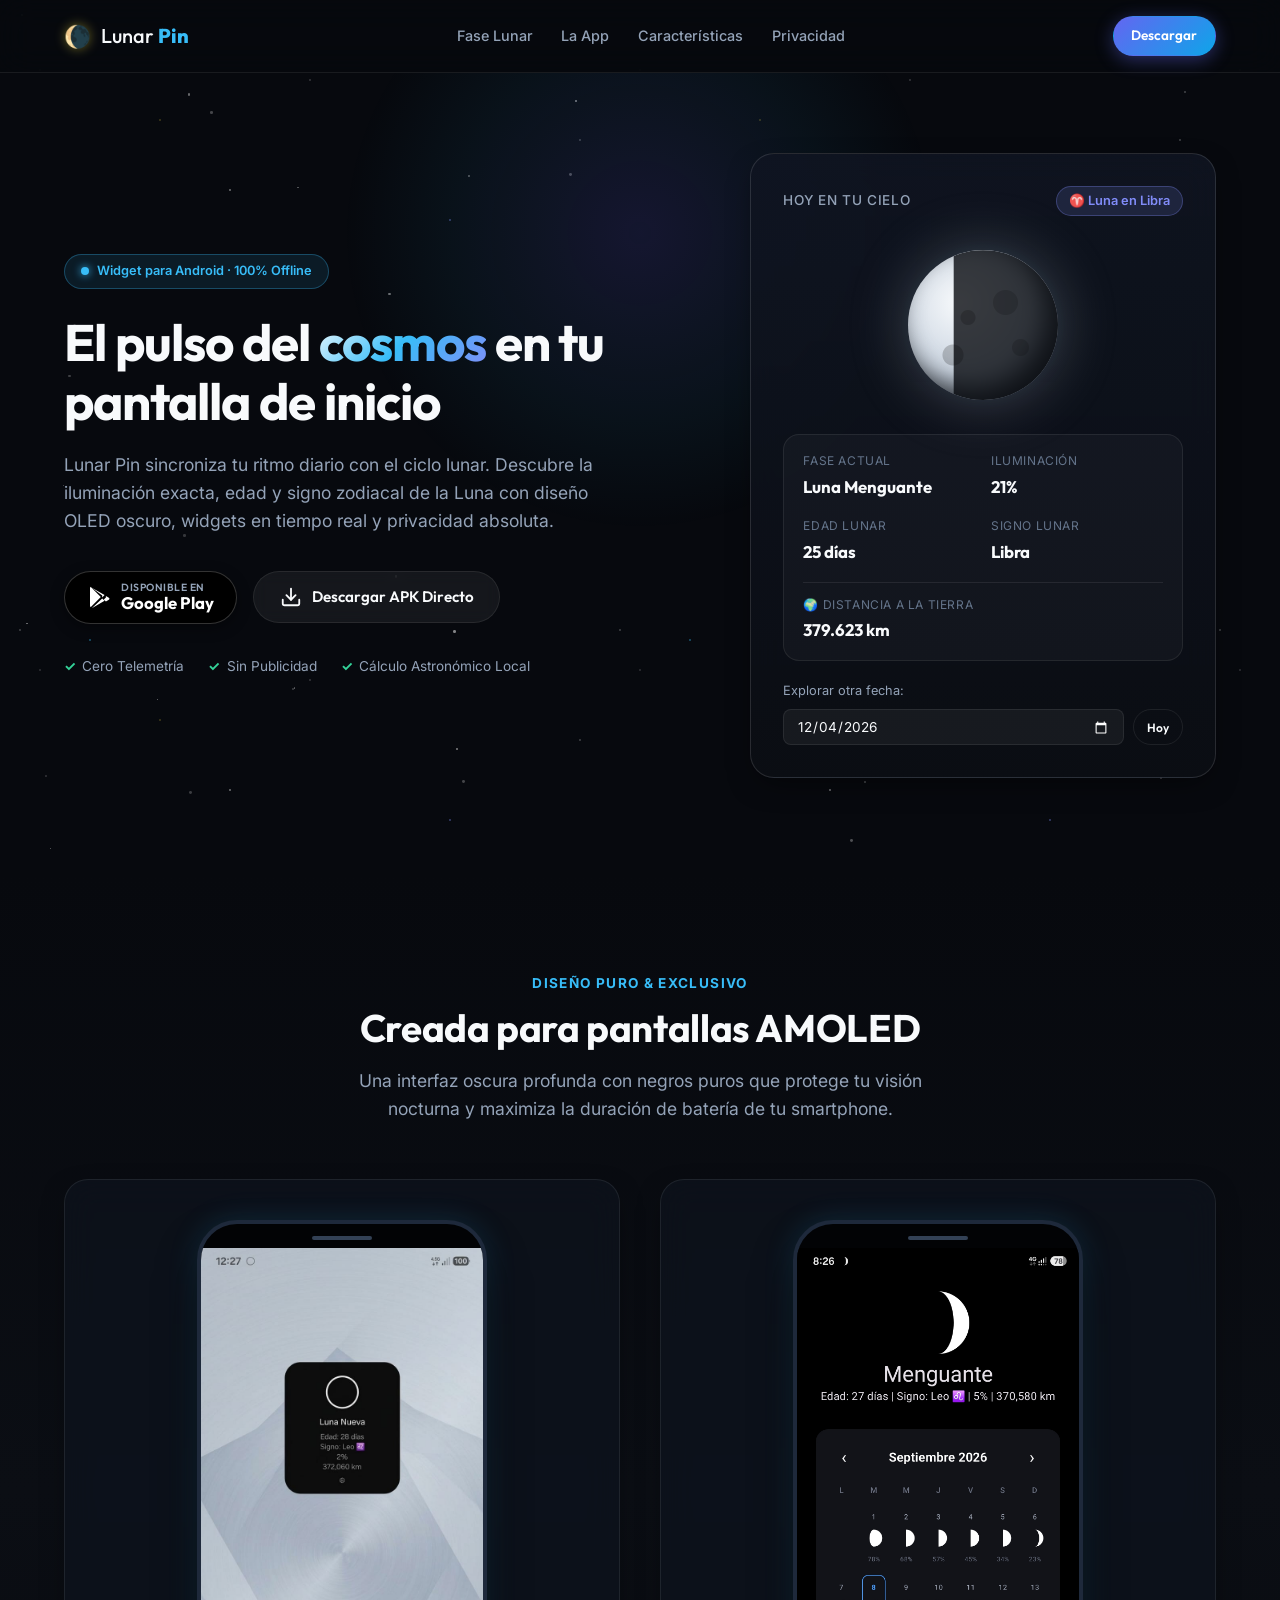
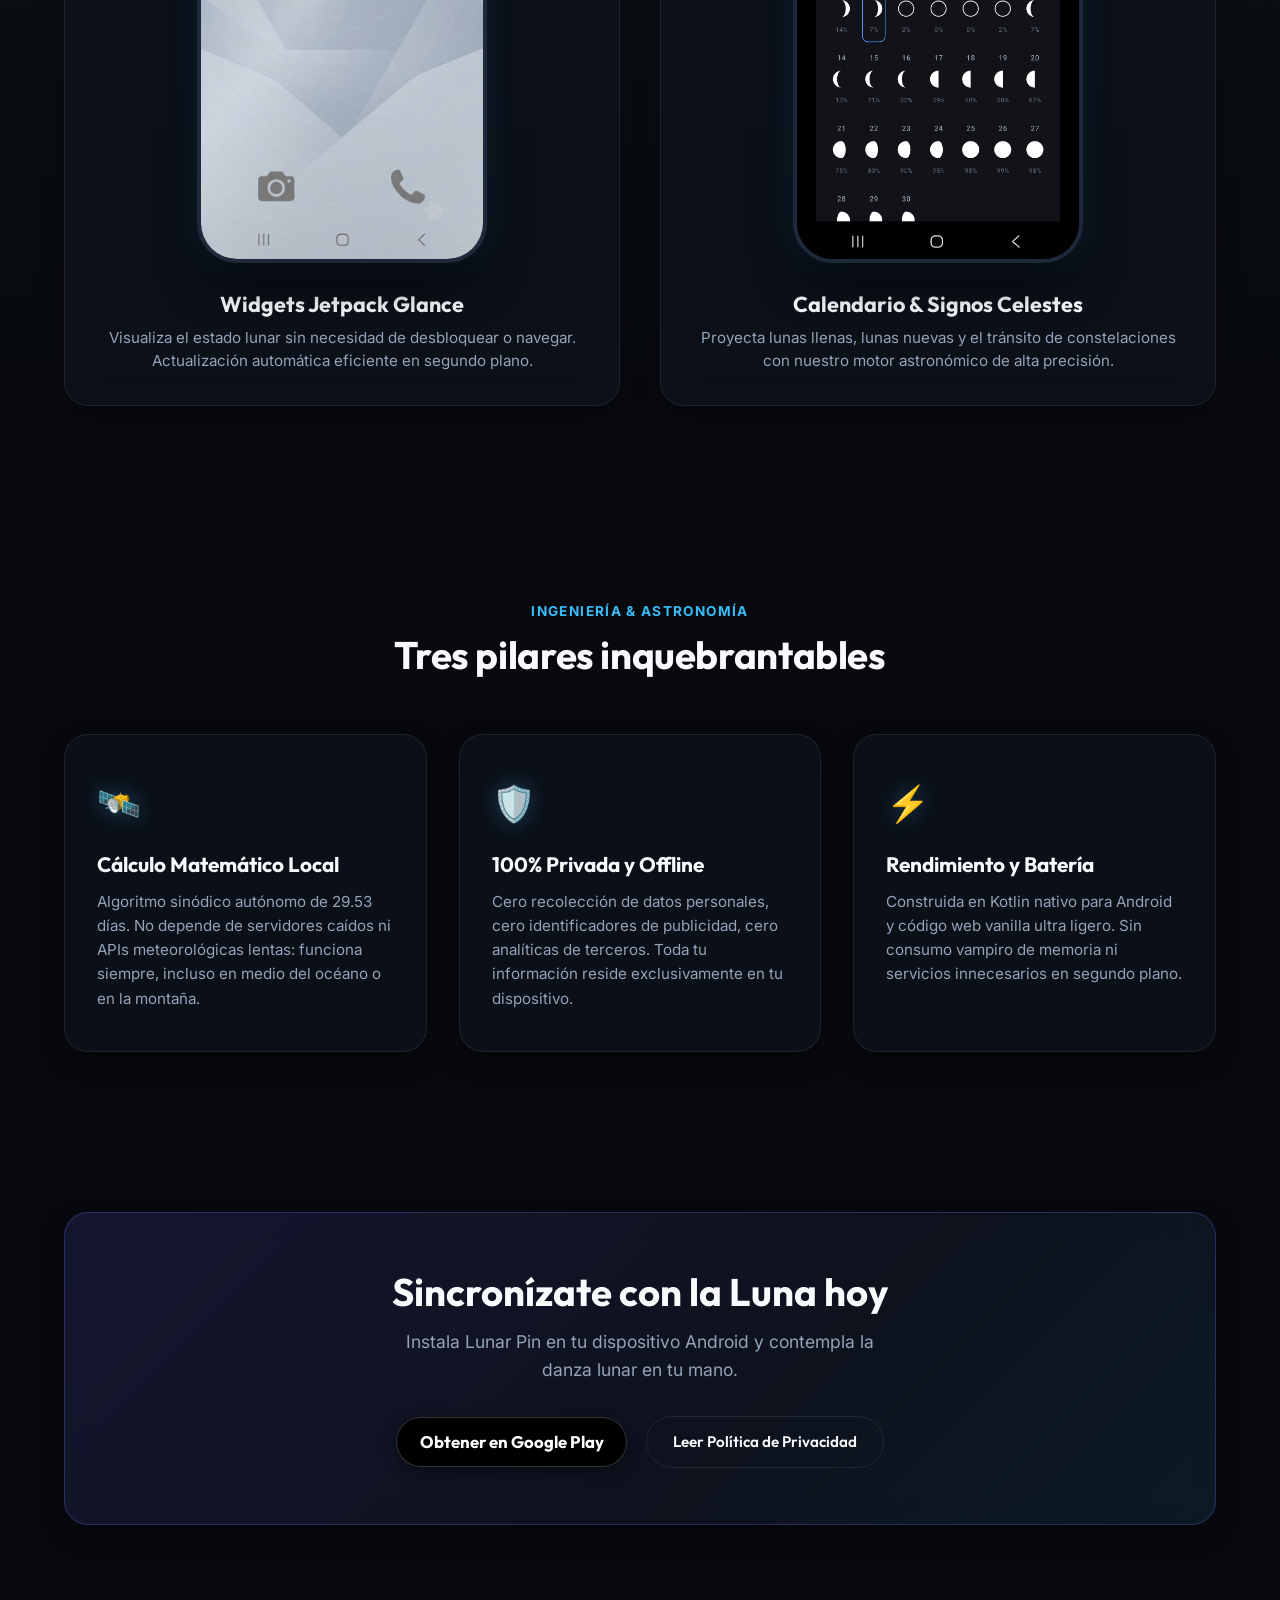
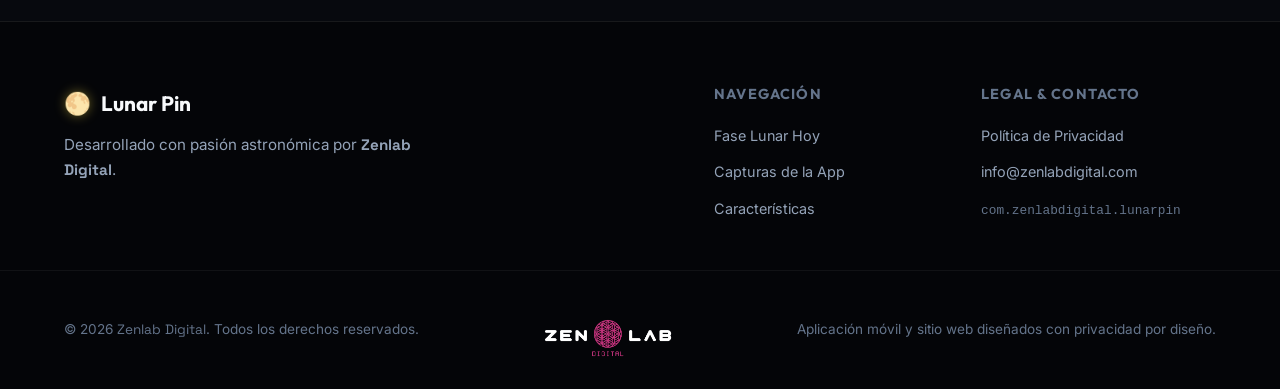
<file: index.html>
<!DOCTYPE html>
<html lang="es">
<head>
  <meta charset="UTF-8">
  <meta name="viewport" content="width=device-width, initial-scale=1.0">
  <meta name="description" content="Lunar Pin - El pulso del cosmos en tu pantalla de inicio. Widget astronómico elegante, preciso y 100% privado para Android.">
  <meta name="author" content="Zenlab Digital">
  <meta name="theme-color" content="#07090e">
  <link rel="canonical" href="https://zen-lab-digital.github.io/lunarpin/">

  <!-- Open Graph / Redes Sociales -->
  <meta property="og:type" content="website">
  <meta property="og:url" content="https://zen-lab-digital.github.io/lunarpin/">
  <meta property="og:title" content="Lunar Pin — Calendario y Widget Lunar Astronómico">
  <meta property="og:description" content="Conoce la fase lunar en tiempo real, iluminación exacta, edad y signo zodiacal con un widget minimalista para Android. 100% offline y privado.">
  <meta property="og:image" content="Screenshot_20260908_193459_LunarPin.jpg">

  <title>Lunar Pin — Calendario y Widget Lunar Astronómico</title>

  <!-- Google Fonts: Outfit & Inter -->
  <link rel="preconnect" href="https://fonts.googleapis.com">
  <link rel="preconnect" href="https://fonts.gstatic.com" crossorigin>
  <link href="https://fonts.googleapis.com/css2?family=Inter:wght@300;400;500;600;700&family=Outfit:wght@400;500;600;700;800&family=Space+Grotesk:wght@500;600;700&display=swap" rel="stylesheet">

  <!-- Estilos principales -->
  <link rel="stylesheet" href="css/style.css">
</head>
<body class="space-theme">
  <!-- Fondo de estrellas dinámicas -->
  <div class="stars-container" id="starsContainer" aria-hidden="true"></div>

  <!-- Navegación superior -->
  <header class="navbar" id="navbar">
    <div class="nav-container">
      <a href="index.html" class="nav-brand" aria-label="Lunar Pin Inicio">
        <span class="brand-moon-icon" id="navMoonIcon">🌕</span>
        <span class="brand-name">Lunar <strong>Pin</strong></span>
      </a>

      <nav class="nav-menu" id="navMenu">
        <a href="#hero" class="nav-link">Fase Lunar</a>
        <a href="#showcase" class="nav-link">La App</a>
        <a href="#features" class="nav-link">Características</a>
        <a href="privacy.html" class="nav-link">Privacidad</a>
      </nav>

      <div class="nav-cta">
        <a href="#download" class="btn btn-sm btn-primary">Descargar</a>
      </div>
    </div>
  </header>

  <main>
    <!-- Sección Hero -->
    <section class="hero-section" id="hero">
      <div class="hero-glow-orb" aria-hidden="true"></div>
      <div class="container hero-grid">
        <div class="hero-content">
          <div class="badge-pill">
            <span class="badge-dot"></span>
            <span>Widget para Android · 100% Offline</span>
          </div>

          <h1 class="hero-title">
            El pulso del <span class="gradient-text">cosmos</span> en tu pantalla de inicio
          </h1>

          <p class="hero-subtitle">
            Lunar Pin sincroniza tu ritmo diario con el ciclo lunar. Descubre la iluminación exacta, edad y signo zodiacal de la Luna con diseño OLED oscuro, widgets en tiempo real y privacidad absoluta.
          </p>

          <div class="hero-actions" id="download">
            <a href="https://play.google.com/store/apps/details?id=com.zenlabdigital.lunarpin" target="_blank" rel="noopener noreferrer" class="btn btn-google-play" id="googlePlayCta">
              <svg class="btn-icon" viewBox="0 0 24 24" width="24" height="24" fill="currentColor">
                <path d="M3.609 1.814L13.793 12 3.61 22.186A2.217 2.217 0 0 1 3 20.615V3.385c0-.606.223-1.162.609-1.571zm11.602 11.602l2.361 2.361-12.78 7.373 10.419-9.734zm0-2.832L4.792 2.651l12.78 7.373-2.361 2.36zM18.89 10.98l2.946 1.701a1.218 1.218 0 0 1 0 2.11l-2.946 1.7-2.078-2.077 2.078-2.034z"/>
              </svg>
              <div class="btn-text">
                <span class="btn-caption">Disponible en</span>
                <span class="btn-headline">Google Play</span>
              </div>
            </a>

            <a href="app-debug/app-debug.apk" download class="btn btn-secondary" id="apkDownloadCta">
              <svg class="btn-icon" viewBox="0 0 24 24" width="22" height="22" fill="none" stroke="currentColor" stroke-width="2" stroke-linecap="round" stroke-linejoin="round">
                <path d="M21 15v4a2 2 0 0 1-2 2H5a2 2 0 0 1-2-2v-4"></path>
                <polyline points="7 10 12 15 17 10"></polyline>
                <line x1="12" y1="15" x2="12" y2="3"></line>
              </svg>
              <span>Descargar APK Directo</span>
            </a>
          </div>

          <div class="hero-meta-points">
            <div class="meta-point">
              <span class="check-icon">✓</span>
              <span>Cero Telemetría</span>
            </div>
            <div class="meta-point">
              <span class="check-icon">✓</span>
              <span>Sin Publicidad</span>
            </div>
            <div class="meta-point">
              <span class="check-icon">✓</span>
              <span>Cálculo Astronómico Local</span>
            </div>
          </div>
        </div>

        <!-- Visualizador interactivo de Luna en Hero -->
        <div class="hero-lunar-display">
          <div class="lunar-card glass-panel" id="lunarWidgetCard">
            <div class="lunar-header">
              <span class="lunar-tag" id="lunarTagDate">Hoy en tu cielo</span>
              <span class="lunar-zodiac-badge" id="lunarZodiacBadge">♈ Aries</span>
            </div>

            <div class="lunar-orb-container">
              <div class="lunar-glow" id="lunarGlow"></div>
              <div class="lunar-sphere" id="lunarSphere" aria-label="Visualización de la Luna">
                <div class="lunar-shadow" id="lunarShadow"></div>
                <div class="lunar-texture" id="lunarTexture"></div>
              </div>
            </div>

            <div class="lunar-info-grid">
              <div class="lunar-info-item">
                <span class="info-label">Fase Actual</span>
                <strong class="info-value" id="lunarPhaseName">Cargando...</strong>
              </div>
              <div class="lunar-info-item">
                <span class="info-label">Iluminación</span>
                <strong class="info-value" id="lunarIllumination">--%</strong>
              </div>
              <div class="lunar-info-item">
                <span class="info-label">Edad Lunar</span>
                <strong class="info-value" id="lunarAge">-- días</strong>
              </div>
              <div class="lunar-info-item">
                <span class="info-label">Signo Lunar</span>
                <strong class="info-value" id="lunarZodiac">--</strong>
              </div>
              <div class="lunar-info-item lunar-info-item--wide">
                <span class="info-label">🌍 Distancia a la Tierra</span>
                <strong class="info-value" id="lunarDistance">-- km</strong>
              </div>
            </div>

            <div class="lunar-date-picker-wrap">
              <label for="lunarDateInput" class="date-picker-label">Explorar otra fecha:</label>
              <div class="date-input-group">
                <input type="date" id="lunarDateInput" class="input-date">
                <button type="button" id="btnToday" class="btn btn-xs btn-outline">Hoy</button>
              </div>
            </div>
          </div>
        </div>
      </div>
    </section>

    <!-- Sección Showcase con Capturas Reales -->
    <section class="showcase-section" id="showcase">
      <div class="container">
        <div class="section-heading text-center">
          <span class="subheading">Diseño Puro & Exclusivo</span>
          <h2 class="section-title">Creada para pantallas AMOLED</h2>
          <p class="section-lead">
            Una interfaz oscura profunda con negros puros que protege tu visión nocturna y maximiza la duración de batería de tu smartphone.
          </p>
        </div>

        <div class="showcase-grid">
          <!-- Mockup 1: Pantalla Principal y Widgets -->
          <div class="mockup-card glass-panel">
            <div class="phone-frame">
              <div class="phone-speaker"></div>
              <div class="phone-screen">
                <img src="Screenshot_20260908_193459_LunarPin.jpg" alt="Captura de pantalla de Lunar Pin mostrando fase lunar y widgets Glance" class="app-screenshot" loading="lazy">
              </div>
            </div>
            <div class="mockup-caption">
              <h3>Widgets Jetpack Glance</h3>
              <p>Visualiza el estado lunar sin necesidad de desbloquear o navegar. Actualización automática eficiente en segundo plano.</p>
            </div>
          </div>

          <!-- Mockup 2: Calendario y Signo Lunar -->
          <div class="mockup-card glass-panel">
            <div class="phone-frame">
              <div class="phone-speaker"></div>
              <div class="phone-screen">
                <img src="Screenshot_20260908_202615_LunarPin.jpg" alt="Captura de pantalla de Lunar Pin con calendario astronómico y eventos celestes" class="app-screenshot" loading="lazy">
              </div>
            </div>
            <div class="mockup-caption">
              <h3>Calendario & Signos Celestes</h3>
              <p>Proyecta lunas llenas, lunas nuevas y el tránsito de constelaciones con nuestro motor astronómico de alta precisión.</p>
            </div>
          </div>
        </div>
      </div>
    </section>

    <!-- Sección Características -->
    <section class="features-section" id="features">
      <div class="container">
        <div class="section-heading text-center">
          <span class="subheading">Ingeniería & Astronomía</span>
          <h2 class="section-title">Tres pilares inquebrantables</h2>
        </div>

        <div class="features-grid">
          <div class="feature-card glass-panel">
            <div class="feature-icon">🛰️</div>
            <h3>Cálculo Matemático Local</h3>
            <p>Algoritmo sinódico autónomo de 29.53 días. No depende de servidores caídos ni APIs meteorológicas lentas: funciona siempre, incluso en medio del océano o en la montaña.</p>
          </div>

          <div class="feature-card glass-panel">
            <div class="feature-icon">🛡️</div>
            <h3>100% Privada y Offline</h3>
            <p>Cero recolección de datos personales, cero identificadores de publicidad, cero analíticas de terceros. Toda tu información reside exclusivamente en tu dispositivo.</p>
          </div>

          <div class="feature-card glass-panel">
            <div class="feature-icon">⚡</div>
            <h3>Rendimiento y Batería</h3>
            <p>Construida en Kotlin nativo para Android y código web vanilla ultra ligero. Sin consumo vampiro de memoria ni servicios innecesarios en segundo plano.</p>
          </div>
        </div>
      </div>
    </section>

    <!-- Banner de llamada a la acción final -->
    <section class="cta-banner-section">
      <div class="container">
        <div class="cta-box glass-panel">
          <h2>Sincronízate con la Luna hoy</h2>
          <p>Instala Lunar Pin en tu dispositivo Android y contempla la danza lunar en tu mano.</p>
          <div class="cta-buttons">
            <a href="https://play.google.com/store/apps/details?id=com.zenlabdigital.lunarpin" target="_blank" rel="noopener noreferrer" class="btn btn-google-play">
              <span class="btn-headline">Obtener en Google Play</span>
            </a>
            <a href="privacy.html" class="btn btn-outline">Leer Política de Privacidad</a>
          </div>
        </div>
      </div>
    </section>
  </main>

  <!-- Footer -->
  <footer class="footer zenlab-brand">
    <div class="container footer-content">
      <div class="footer-brand">
        <div class="footer-logo">
          <span class="brand-moon-icon">🌕</span>
          <span>Lunar Pin</span>
        </div>
        <p class="footer-desc">Desarrollado con pasión astronómica por <a href="https://zenlabdigital.com" target="_blank" rel="noopener noreferrer" class="zenlab-brand-link"><strong>Zenlab Digital</strong></a>.</p>
      </div>

      <div class="footer-links">
        <div class="footer-col">
          <h4>Navegación</h4>
          <ul>
            <li><a href="#hero">Fase Lunar Hoy</a></li>
            <li><a href="#showcase">Capturas de la App</a></li>
            <li><a href="#features">Características</a></li>
          </ul>
        </div>

        <div class="footer-col">
          <h4>Legal & Contacto</h4>
          <ul>
            <li><a href="privacy.html">Política de Privacidad</a></li>
            <li><a href="mailto:info@zenlabdigital.com">info@zenlabdigital.com</a></li>
            <li><span class="pkg-id">com.zenlabdigital.lunarpin</span></li>
          </ul>
        </div>
      </div>
    </div>

    <div class="footer-bottom">
      <div class="container footer-bottom-flex">
        <p>&copy; 2026 <a href="https://zenlabdigital.com" target="_blank" rel="noopener noreferrer" class="zenlab-brand-link">Zenlab Digital</a>. Todos los derechos reservados.</p>
        <a href="https://zenlabdigital.com" target="_blank" rel="noopener noreferrer" class="zenlab-badge" aria-label="Zenlab Digital">
          <img src="assets/brand/zenlab-mark.png" alt="Zenlab Digital" class="zenlab-badge-mark">
        </a>
        <p>Aplicación móvil y sitio web diseñados con privacidad por diseño.</p>
      </div>
    </div>
  </footer>

  <!-- Scripts -->
  <script src="js/main.js"></script>
</body>
</html>
</file>
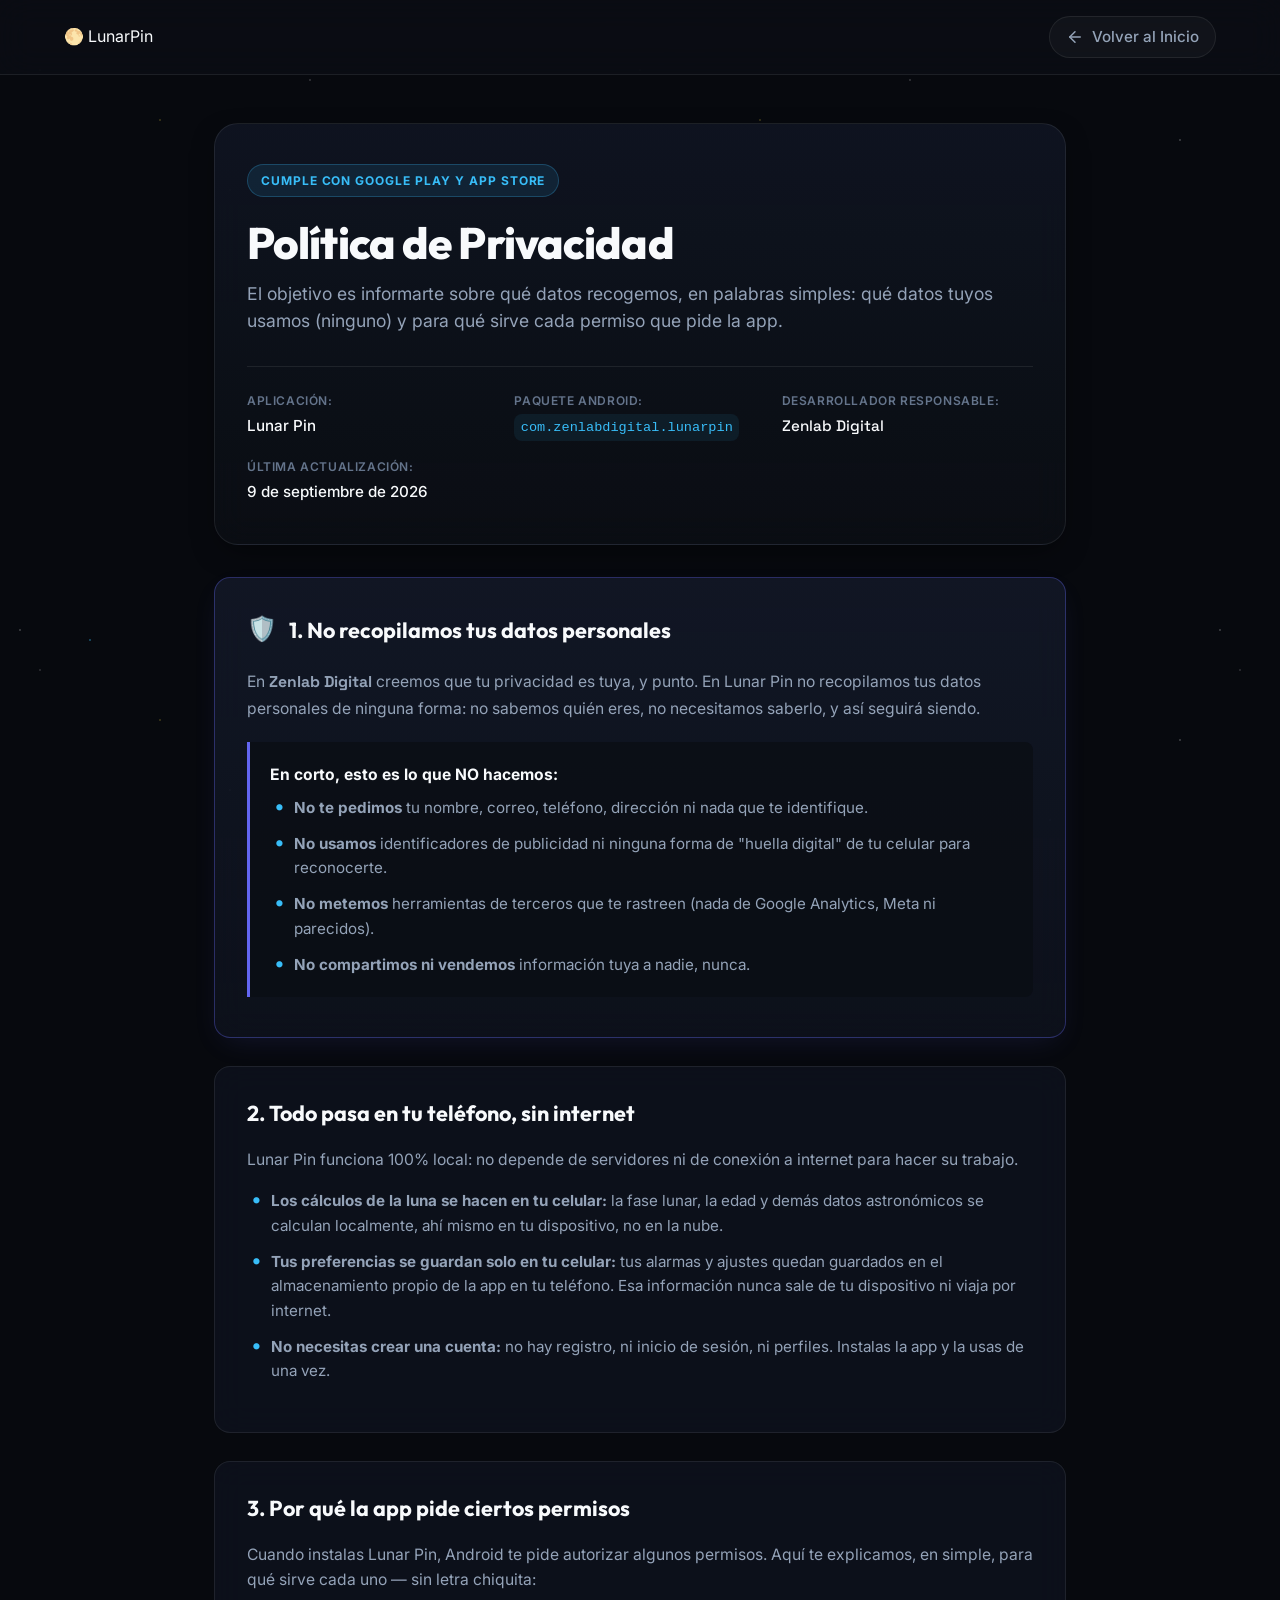
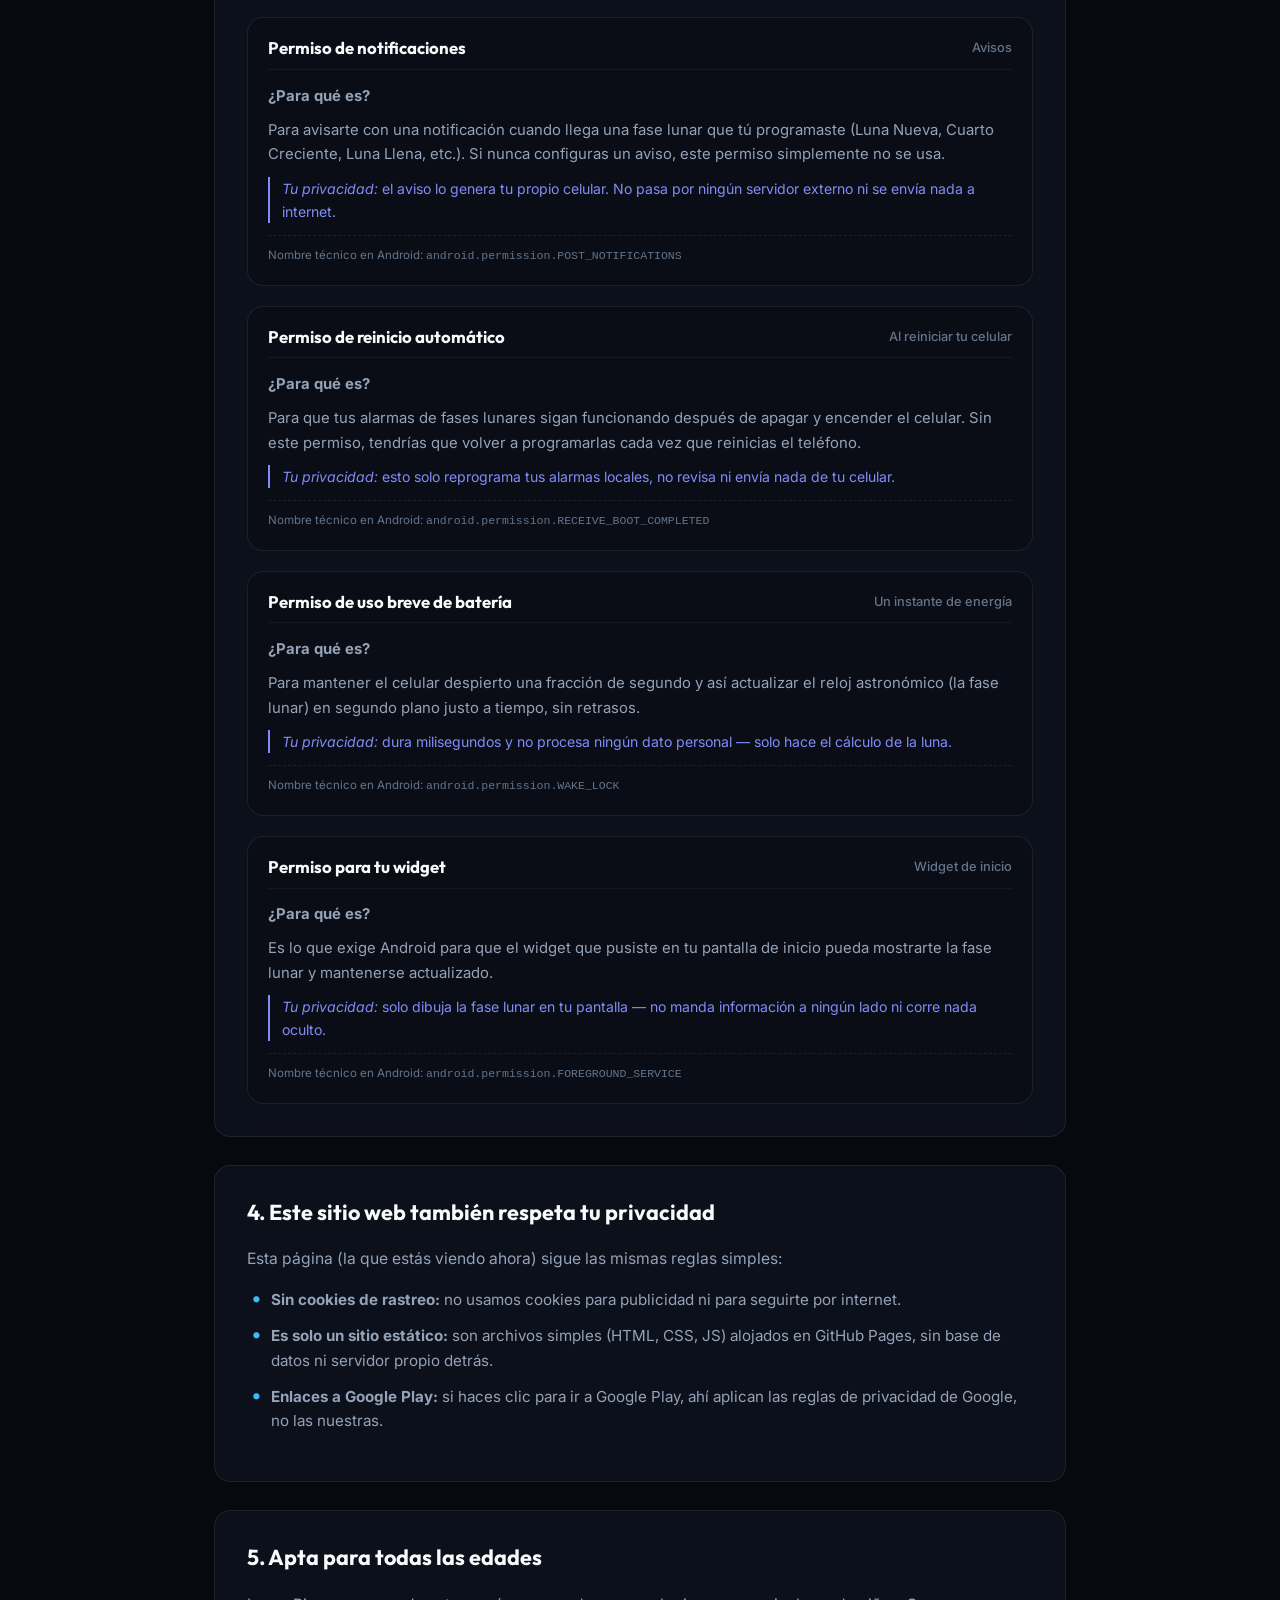
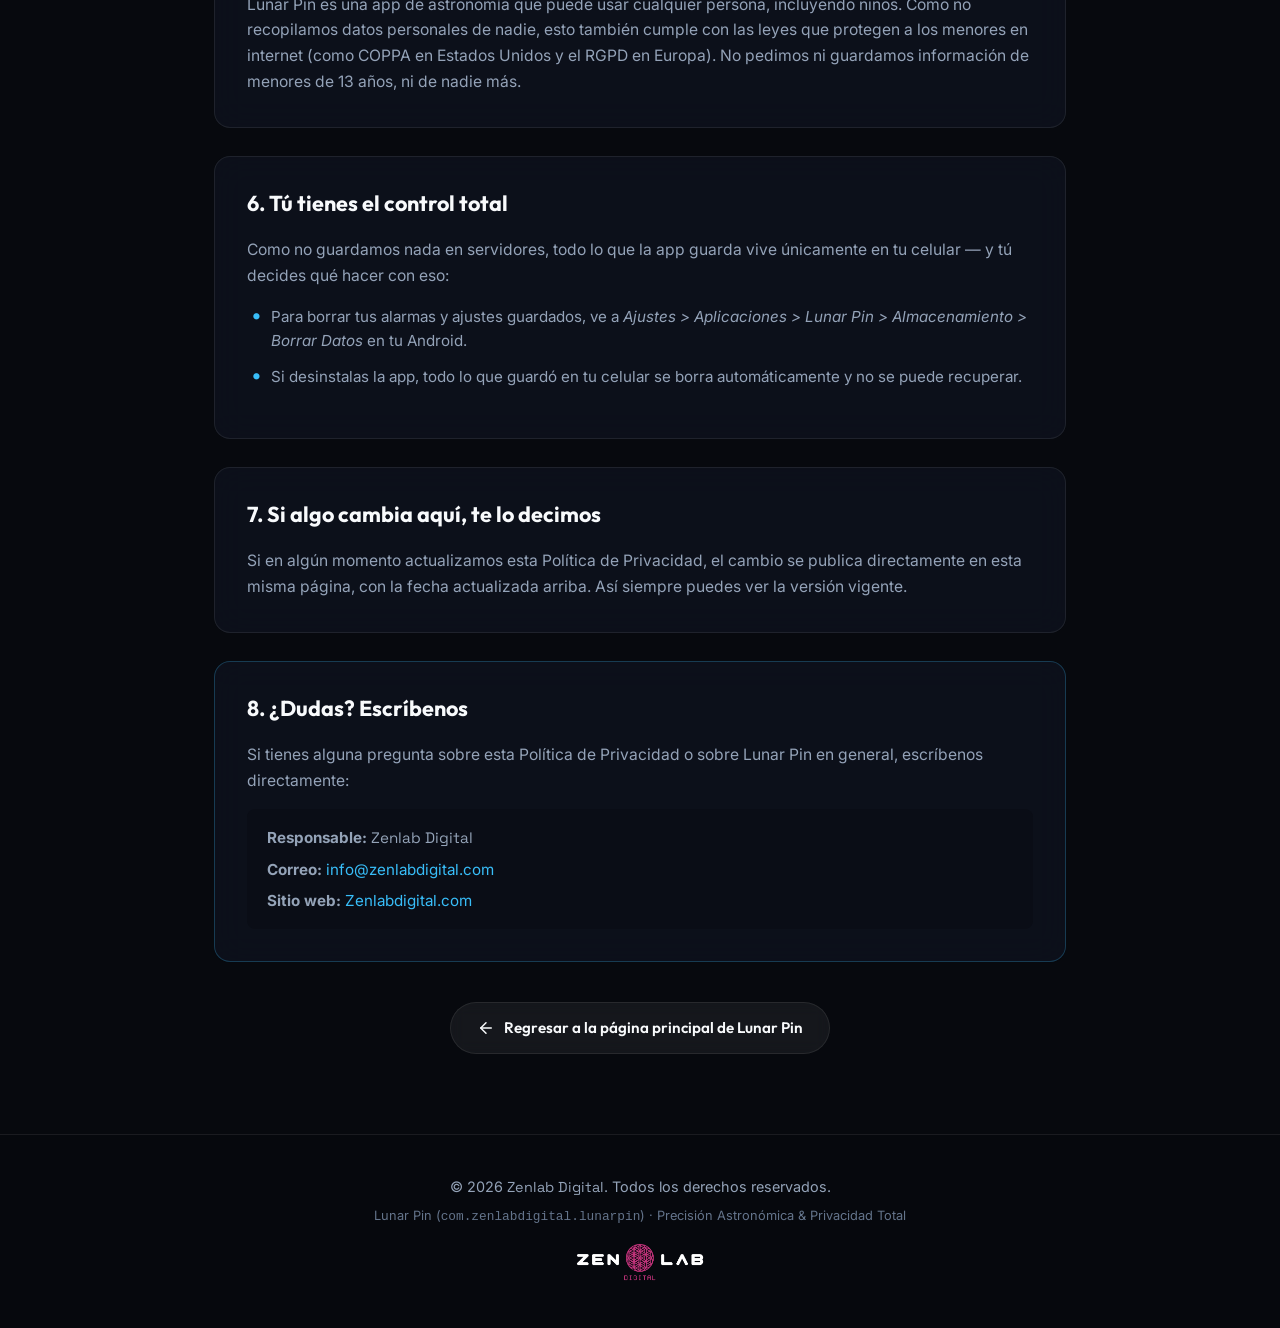
<file: privacy.html>
<!DOCTYPE html>
<html lang="es">
<head>
  <meta charset="UTF-8">
  <meta name="viewport" content="width=device-width, initial-scale=1.0">
  <title>Política de Privacidad — Lunar Pin | Zenlab Digital</title>
  <meta name="description" content="Política de Privacidad oficial de Lunar Pin (com.zenlabdigital.lunarpin). Compromiso de cero recolección de datos personales (Zero PII), arquitectura 100% offline y auditoría de permisos.">
  <link rel="canonical" href="https://zen-lab-digital.github.io/lunarpin/privacy.html">

  <!-- Open Graph / Meta -->
  <meta property="og:title" content="Política de Privacidad — Lunar Pin">
  <meta property="og:description" content="Política de Privacidad oficial y transparencia técnica de Lunar Pin. 100% offline y cero telemetría.">
  <meta property="og:type" content="website">
  <meta property="og:url" content="https://zen-lab-digital.github.io/lunarpin/privacy.html">

  <!-- Google Fonts -->
  <link rel="preconnect" href="https://fonts.googleapis.com">
  <link rel="preconnect" href="https://fonts.gstatic.com" crossorigin>
  <link href="https://fonts.googleapis.com/css2?family=Inter:wght@300;400;500;600;700&family=Outfit:wght@500;600;700;800&family=Space+Grotesk:wght@500;600;700&display=swap" rel="stylesheet">

  <!-- Estilos del Sistema Lunar Pin -->
  <link rel="stylesheet" href="css/style.css">
</head>
<body class="legal-page">
  <!-- Fondo Espacial -->
  <div class="stars-container" aria-hidden="true">
    <div class="stars-layer stars-1"></div>
    <div class="stars-layer stars-2"></div>
    <div class="nebula-glow"></div>
  </div>

  <!-- Navegación Superior -->
  <header class="legal-navbar">
    <div class="container nav-container">
      <a href="index.html" class="brand-logo" aria-label="Volver a Lunar Pin Inicio">
        <span class="logo-orb">🌕</span>
        <span class="logo-text">Lunar<span class="text-accent">Pin</span></span>
      </a>
      <a href="index.html" class="nav-back-link">
        <svg width="18" height="18" viewBox="0 0 24 24" fill="none" stroke="currentColor" stroke-width="2" stroke-linecap="round" stroke-linejoin="round" aria-hidden="true">
          <line x1="19" y1="12" x2="5" y2="12"></line>
          <polyline points="12 19 5 12 12 5"></polyline>
        </svg>
        <span>Volver al Inicio</span>
      </a>
    </div>
  </header>

  <main class="legal-main" id="main-content">
    <div class="container legal-container">
      <!-- Encabezado del Documento -->
      <section class="legal-header-card">
        <div class="legal-badge">Cumple con Google Play y App Store</div>
        <h1 class="legal-title">Política de Privacidad</h1>
        <p class="legal-subtitle">El objetivo es informarte sobre qué datos recogemos, en palabras simples: qué datos tuyos usamos (ninguno) y para qué sirve cada permiso que pide la app.</p>

        <div class="legal-meta-grid">
          <div class="meta-item">
            <span class="meta-label">Aplicación:</span>
            <span class="meta-value">Lunar Pin</span>
          </div>
          <div class="meta-item">
            <span class="meta-label">Paquete Android:</span>
            <code class="meta-code">com.zenlabdigital.lunarpin</code>
          </div>
          <div class="meta-item">
            <span class="meta-label">Desarrollador Responsable:</span>
            <span class="meta-value"><a href="https://zenlabdigital.com" target="_blank" rel="noopener noreferrer" class="zenlab-brand-link">Zenlab Digital</a></span>
          </div>
          <div class="meta-item">
            <span class="meta-label">Última Actualización:</span>
            <time datetime="2026-09-09" class="meta-value">9 de septiembre de 2026</time>
          </div>
        </div>
      </section>

      <!-- Contenido Legal y Técnico -->
      <article class="legal-content">
        <!-- 1. Resumen y Cero PII -->
        <section class="legal-section card-highlight">
          <div class="section-icon-wrap">
            <span class="section-icon">🛡️</span>
            <h2>1. No recopilamos tus datos personales</h2>
          </div>
          <p>
            En <a href="https://zenlabdigital.com" target="_blank" rel="noopener noreferrer" class="zenlab-brand-link"><strong>Zenlab Digital</strong></a> creemos que tu privacidad es tuya, y punto. En Lunar Pin no recopilamos tus datos personales de ninguna forma: no sabemos quién eres, no necesitamos saberlo, y así seguirá siendo.
          </p>
          <div class="privacy-callout">
            <p><strong>En corto, esto es lo que NO hacemos:</strong></p>
            <ul>
              <li><strong>No te pedimos</strong> tu nombre, correo, teléfono, dirección ni nada que te identifique.</li>
              <li><strong>No usamos</strong> identificadores de publicidad ni ninguna forma de "huella digital" de tu celular para reconocerte.</li>
              <li><strong>No metemos</strong> herramientas de terceros que te rastreen (nada de Google Analytics, Meta ni parecidos).</li>
              <li><strong>No compartimos ni vendemos</strong> información tuya a nadie, nunca.</li>
            </ul>
          </div>
        </section>

        <!-- 2. Arquitectura Local y Offline -->
        <section class="legal-section">
          <div class="section-icon-wrap">
            <h2>2. Todo pasa en tu teléfono, sin internet</h2>
          </div>
          <p>
            Lunar Pin funciona 100% local: no depende de servidores ni de conexión a internet para hacer su trabajo.
          </p>
          <ul>
            <li><strong>Los cálculos de la luna se hacen en tu celular:</strong> la fase lunar, la edad y demás datos astronómicos se calculan localmente, ahí mismo en tu dispositivo, no en la nube.</li>
            <li><strong>Tus preferencias se guardan solo en tu celular:</strong> tus alarmas y ajustes quedan guardados en el almacenamiento propio de la app en tu teléfono. Esa información nunca sale de tu dispositivo ni viaja por internet.</li>
            <li><strong>No necesitas crear una cuenta:</strong> no hay registro, ni inicio de sesión, ni perfiles. Instalas la app y la usas de una vez.</li>
          </ul>
        </section>

        <!-- 3. Auditoría y Justificación de Permisos del APK -->
        <section class="legal-section">
          <div class="section-icon-wrap">
            <h2>3. Por qué la app pide ciertos permisos</h2>
          </div>
          <p>
            Cuando instalas Lunar Pin, Android te pide autorizar algunos permisos. Aquí te explicamos, en simple, para qué sirve cada uno — sin letra chiquita:
          </p>

          <div class="permissions-list">
            <!-- Permiso 1: POST_NOTIFICATIONS -->
            <div class="permission-item">
              <div class="permission-header">
                <h3 class="permission-name">Permiso de notificaciones</h3>
                <span class="permission-scope">Avisos</span>
              </div>
              <div class="permission-body">
                <p><strong>¿Para qué es?</strong></p>
                <p>
                  Para avisarte con una notificación cuando llega una fase lunar que tú programaste (Luna Nueva, Cuarto Creciente, Luna Llena, etc.). Si nunca configuras un aviso, este permiso simplemente no se usa.
                </p>
                <p class="permission-safeguard">
                  <em>Tu privacidad:</em> el aviso lo genera tu propio celular. No pasa por ningún servidor externo ni se envía nada a internet.
                </p>
                <p class="permission-technical-id">Nombre técnico en Android: <code>android.permission.POST_NOTIFICATIONS</code></p>
              </div>
            </div>

            <!-- Permiso 2: RECEIVE_BOOT_COMPLETED -->
            <div class="permission-item">
              <div class="permission-header">
                <h3 class="permission-name">Permiso de reinicio automático</h3>
                <span class="permission-scope">Al reiniciar tu celular</span>
              </div>
              <div class="permission-body">
                <p><strong>¿Para qué es?</strong></p>
                <p>
                  Para que tus alarmas de fases lunares sigan funcionando después de apagar y encender el celular. Sin este permiso, tendrías que volver a programarlas cada vez que reinicias el teléfono.
                </p>
                <p class="permission-safeguard">
                  <em>Tu privacidad:</em> esto solo reprograma tus alarmas locales, no revisa ni envía nada de tu celular.
                </p>
                <p class="permission-technical-id">Nombre técnico en Android: <code>android.permission.RECEIVE_BOOT_COMPLETED</code></p>
              </div>
            </div>

            <!-- Permiso 3: WAKE_LOCK -->
            <div class="permission-item">
              <div class="permission-header">
                <h3 class="permission-name">Permiso de uso breve de batería</h3>
                <span class="permission-scope">Un instante de energía</span>
              </div>
              <div class="permission-body">
                <p><strong>¿Para qué es?</strong></p>
                <p>
                  Para mantener el celular despierto una fracción de segundo y así actualizar el reloj astronómico (la fase lunar) en segundo plano justo a tiempo, sin retrasos.
                </p>
                <p class="permission-safeguard">
                  <em>Tu privacidad:</em> dura milisegundos y no procesa ningún dato personal — solo hace el cálculo de la luna.
                </p>
                <p class="permission-technical-id">Nombre técnico en Android: <code>android.permission.WAKE_LOCK</code></p>
              </div>
            </div>

            <!-- Permiso 4: FOREGROUND_SERVICE -->
            <div class="permission-item">
              <div class="permission-header">
                <h3 class="permission-name">Permiso para tu widget</h3>
                <span class="permission-scope">Widget de inicio</span>
              </div>
              <div class="permission-body">
                <p><strong>¿Para qué es?</strong></p>
                <p>
                  Es lo que exige Android para que el widget que pusiste en tu pantalla de inicio pueda mostrarte la fase lunar y mantenerse actualizado.
                </p>
                <p class="permission-safeguard">
                  <em>Tu privacidad:</em> solo dibuja la fase lunar en tu pantalla — no manda información a ningún lado ni corre nada oculto.
                </p>
                <p class="permission-technical-id">Nombre técnico en Android: <code>android.permission.FOREGROUND_SERVICE</code></p>
              </div>
            </div>
          </div>
        </section>

        <!-- 4. Política respecto a la Web Oficial -->
        <section class="legal-section">
          <div class="section-icon-wrap">
            <h2>4. Este sitio web también respeta tu privacidad</h2>
          </div>
          <p>
            Esta página (la que estás viendo ahora) sigue las mismas reglas simples:
          </p>
          <ul>
            <li><strong>Sin cookies de rastreo:</strong> no usamos cookies para publicidad ni para seguirte por internet.</li>
            <li><strong>Es solo un sitio estático:</strong> son archivos simples (HTML, CSS, JS) alojados en GitHub Pages, sin base de datos ni servidor propio detrás.</li>
            <li><strong>Enlaces a Google Play:</strong> si haces clic para ir a Google Play, ahí aplican las reglas de privacidad de Google, no las nuestras.</li>
          </ul>
        </section>

        <!-- 5. Protección de Menores (COPPA / RGPD) -->
        <section class="legal-section">
          <div class="section-icon-wrap">
            <h2>5. Apta para todas las edades</h2>
          </div>
          <p>
            Lunar Pin es una app de astronomía que puede usar cualquier persona, incluyendo niños. Como no recopilamos datos personales de nadie, esto también cumple con las leyes que protegen a los menores en internet (como COPPA en Estados Unidos y el RGPD en Europa). No pedimos ni guardamos información de menores de 13 años, ni de nadie más.
          </p>
        </section>

        <!-- 6. Control, Retención y Eliminación de Datos -->
        <section class="legal-section">
          <div class="section-icon-wrap">
            <h2>6. Tú tienes el control total</h2>
          </div>
          <p>
            Como no guardamos nada en servidores, todo lo que la app guarda vive únicamente en tu celular — y tú decides qué hacer con eso:
          </p>
          <ul>
            <li>Para borrar tus alarmas y ajustes guardados, ve a <em>Ajustes > Aplicaciones > Lunar Pin > Almacenamiento > Borrar Datos</em> en tu Android.</li>
            <li>Si desinstalas la app, todo lo que guardó en tu celular se borra automáticamente y no se puede recuperar.</li>
          </ul>
        </section>

        <!-- 7. Cambios a esta Política -->
        <section class="legal-section">
          <div class="section-icon-wrap">
            <h2>7. Si algo cambia aquí, te lo decimos</h2>
          </div>
          <p>
            Si en algún momento actualizamos esta Política de Privacidad, el cambio se publica directamente en esta misma página, con la fecha actualizada arriba. Así siempre puedes ver la versión vigente.
          </p>
        </section>

        <!-- 8. Contacto Oficial -->
        <section class="legal-section legal-contact-card">
          <div class="section-icon-wrap">
            <h2>8. ¿Dudas? Escríbenos</h2>
          </div>
          <p>
            Si tienes alguna pregunta sobre esta Política de Privacidad o sobre Lunar Pin en general, escríbenos directamente:
          </p>
          <div class="contact-details">
            <p><strong>Responsable:</strong> <a href="https://zenlabdigital.com" target="_blank" rel="noopener noreferrer" class="zenlab-brand-link">Zenlab Digital</a></p>
            <p><strong>Correo:</strong> <a href="mailto:info@zenlabdigital.com" class="contact-email">info@zenlabdigital.com</a></p>
            <p><strong>Sitio web:</strong> <a href="https://zenlabdigital.com" target="_blank" rel="noopener noreferrer" class="contact-web">Zenlabdigital.com</a></p>
          </div>
        </section>
      </article>

      <!-- Botón de retorno inferior -->
      <div class="legal-footer-cta">
        <a href="index.html" class="btn btn-secondary">
          <svg width="18" height="18" viewBox="0 0 24 24" fill="none" stroke="currentColor" stroke-width="2" stroke-linecap="round" stroke-linejoin="round" aria-hidden="true">
            <line x1="19" y1="12" x2="5" y2="12"></line>
            <polyline points="12 19 5 12 12 5"></polyline>
          </svg>
          <span>Regresar a la página principal de Lunar Pin</span>
        </a>
      </div>
    </div>
  </main>

  <!-- Pie de Página -->
  <footer class="legal-page-footer zenlab-brand">
    <div class="container footer-container">
      <p class="footer-copy">© 2026 <a href="https://zenlabdigital.com" target="_blank" rel="noopener noreferrer" class="zenlab-brand-link">Zenlab Digital</a>. Todos los derechos reservados.</p>
      <p class="footer-note">Lunar Pin (<code>com.zenlabdigital.lunarpin</code>) · Precisión Astronómica & Privacidad Total</p>
      <a href="https://zenlabdigital.com" target="_blank" rel="noopener noreferrer" class="zenlab-badge" aria-label="Zenlab Digital">
        <img src="assets/brand/zenlab-mark.png" alt="Zenlab Digital" class="zenlab-badge-mark">
      </a>
    </div>
  </footer>
</body>
</html>
</file>
<file: css/style.css>
/* ==========================================================================
   LUNAR PIN — SISTEMA DE DISEÑO ESPACIAL NOCTURNO (VANILLA CSS)
   ========================================================================== */

:root {
  /* Paleta de Color Espacio Profundo / OLED */
  --bg-space: #07090e;
  --bg-deep: #0b0e14;
  --bg-surface: #101522;
  --bg-surface-elevated: rgba(18, 24, 38, 0.75);

  /* Acentos Astronómicos */
  --glow-moon: #e2e8f0;
  --glow-cyan: #38bdf8;
  --glow-purple: #818cf8;
  --glow-gold: #fde047;
  --accent-primary: #6366f1;
  --accent-hover: #4f46e5;
  --accent-cyan: #0ea5e9;

  /* Textos y Contraste (WCAG AA > 4.5:1) */
  --text-primary: #f8fafc;
  --text-secondary: #94a3b8;
  --text-muted: #64748b;

  /* Bordes & Glassmorphism */
  --border-subtle: rgba(255, 255, 255, 0.08);
  --border-glow: rgba(56, 189, 248, 0.25);
  --glass-bg: rgba(15, 20, 32, 0.65);
  --glass-blur: blur(16px);

  /* Sombras */
  --shadow-card: 0 10px 30px -10px rgba(0, 0, 0, 0.6);
  --shadow-glow: 0 0 50px -10px rgba(99, 102, 241, 0.3);
  --shadow-moon: 0 0 60px rgba(226, 232, 240, 0.25);

  /* Tipografía */
  --font-heading: 'Outfit', -apple-system, BlinkMacSystemFont, sans-serif;
  --font-body: 'Inter', -apple-system, BlinkMacSystemFont, sans-serif;

  /* Layout */
  --container-max: 1200px;
  --radius-sm: 8px;
  --radius-md: 16px;
  --radius-lg: 24px;
  --radius-full: 9999px;
  --transition-fast: 0.2s cubic-bezier(0.16, 1, 0.3, 1);
  --transition-smooth: 0.35s cubic-bezier(0.16, 1, 0.3, 1);
}

/* Reset y Base */
*, *::before, *::after {
  box-sizing: border-box;
  margin: 0;
  padding: 0;
}

html {
  scroll-behavior: smooth;
  color-scheme: dark;
}

body {
  font-family: var(--font-body);
  background-color: var(--bg-space);
  color: var(--text-primary);
  line-height: 1.6;
  overflow-x: hidden;
  position: relative;
  min-height: 100vh;
  -webkit-font-smoothing: antialiased;
}

/* Fondo de Estrellas Estático y Dinámico */
.stars-container {
  position: fixed;
  top: 0;
  left: 0;
  width: 100vw;
  height: 100vh;
  pointer-events: none;
  z-index: 0;
  background:
    radial-gradient(1px 1px at 20px 30px, #ffffff, rgba(0,0,0,0)),
    radial-gradient(1px 1px at 40px 70px, rgba(255,255,255,0.7), rgba(0,0,0,0)),
    radial-gradient(1.5px 1.5px at 90px 40px, #38bdf8, rgba(0,0,0,0)),
    radial-gradient(1px 1px at 160px 120px, #fde047, rgba(0,0,0,0)),
    radial-gradient(1.5px 1.5px at 230px 190px, #ffffff, rgba(0,0,0,0)),
    radial-gradient(1px 1px at 310px 80px, rgba(255,255,255,0.8), rgba(0,0,0,0)),
    radial-gradient(1.5px 1.5px at 450px 220px, #818cf8, rgba(0,0,0,0)),
    radial-gradient(1px 1px at 580px 140px, #ffffff, rgba(0,0,0,0));
  background-repeat: repeat;
  background-size: 600px 600px;
  opacity: 0.6;
}

/* Tipografía y Textos */
h1, h2, h3, h4 {
  font-family: var(--font-heading);
  color: var(--text-primary);
  line-height: 1.2;
  font-weight: 700;
}

a {
  color: inherit;
  text-decoration: none;
}

/* Contenedor Común */
.container {
  width: 100%;
  max-width: var(--container-max);
  margin-left: auto;
  margin-right: auto;
  padding-left: 1.5rem;
  padding-right: 1.5rem;
}

/* Paneles Glassmorphism */
.glass-panel {
  background: var(--glass-bg);
  backdrop-filter: var(--glass-blur);
  -webkit-backdrop-filter: var(--glass-blur);
  border: 1px solid var(--border-subtle);
  border-radius: var(--radius-lg);
  box-shadow: var(--shadow-card);
  transition: transform var(--transition-smooth), border-color var(--transition-smooth), box-shadow var(--transition-smooth);
}

.glass-panel:hover {
  border-color: var(--border-glow);
}

/* Gradientes */
.gradient-text {
  background: linear-gradient(135deg, #ffffff 0%, #38bdf8 50%, #818cf8 100%);
  -webkit-background-clip: text;
  -webkit-text-fill-color: transparent;
}

/* Botones */
.btn {
  display: inline-flex;
  align-items: center;
  justify-content: center;
  gap: 0.6rem;
  font-family: var(--font-heading);
  font-size: 0.95rem;
  font-weight: 600;
  padding: 0.8rem 1.6rem;
  border-radius: var(--radius-full);
  border: 1px solid transparent;
  cursor: pointer;
  transition: all var(--transition-fast);
  text-decoration: none;
}

.btn-primary {
  background: linear-gradient(135deg, var(--accent-primary) 0%, var(--accent-cyan) 100%);
  color: #ffffff;
  box-shadow: 0 4px 18px rgba(99, 102, 241, 0.4);
}

.btn-primary:hover {
  transform: translateY(-2px);
  box-shadow: 0 6px 24px rgba(56, 189, 248, 0.5);
  color: #ffffff;
}

.btn-secondary {
  background: rgba(255, 255, 255, 0.06);
  color: var(--text-primary);
  border-color: var(--border-subtle);
  backdrop-filter: blur(8px);
}

.btn-secondary:hover {
  background: rgba(255, 255, 255, 0.12);
  border-color: rgba(255, 255, 255, 0.2);
  transform: translateY(-2px);
}

.btn-outline {
  background: transparent;
  color: var(--text-primary);
  border-color: var(--border-subtle);
}

.btn-outline:hover {
  border-color: var(--glow-cyan);
  color: var(--glow-cyan);
}

.btn-google-play {
  background: #000000;
  color: #ffffff;
  border: 1px solid rgba(255, 255, 255, 0.2);
  padding: 0.65rem 1.4rem;
  box-shadow: 0 4px 14px rgba(0, 0, 0, 0.4);
}

.btn-google-play:hover {
  border-color: var(--glow-cyan);
  box-shadow: 0 6px 20px rgba(56, 189, 248, 0.3);
  transform: translateY(-2px);
}

.btn-google-play .btn-text {
  display: flex;
  flex-direction: column;
  text-align: left;
  line-height: 1.1;
}

.btn-google-play .btn-caption {
  font-size: 0.65rem;
  text-transform: uppercase;
  letter-spacing: 0.05em;
  color: var(--text-secondary);
}

.btn-google-play .btn-headline {
  font-size: 1.05rem;
  font-weight: 700;
  color: #ffffff;
}

.btn-sm {
  padding: 0.5rem 1.1rem;
  font-size: 0.85rem;
}

.btn-xs {
  padding: 0.35rem 0.8rem;
  font-size: 0.75rem;
}

/* ==========================================================================
   NAVEGACIÓN SUPERIOR
   ========================================================================== */
.navbar {
  position: sticky;
  top: 0;
  z-index: 100;
  background: rgba(7, 9, 14, 0.85);
  backdrop-filter: var(--glass-blur);
  border-bottom: 1px solid var(--border-subtle);
  padding: 1rem 0;
  transition: background var(--transition-fast);
}

.nav-container {
  display: flex;
  align-items: center;
  justify-content: space-between;
  max-width: var(--container-max);
  margin: 0 auto;
  padding: 0 1.5rem;
}

.nav-brand {
  display: flex;
  align-items: center;
  gap: 0.6rem;
  font-family: var(--font-heading);
  font-size: 1.25rem;
  font-weight: 500;
  color: var(--text-primary);
}

.brand-moon-icon {
  font-size: 1.35rem;
  filter: drop-shadow(0 0 6px rgba(253, 224, 71, 0.4));
}

.brand-name strong {
  font-weight: 800;
  color: var(--glow-cyan);
}

.nav-menu {
  display: flex;
  align-items: center;
  gap: 1.8rem;
}

.nav-link {
  font-size: 0.9rem;
  font-weight: 500;
  color: var(--text-secondary);
  transition: color var(--transition-fast);
}

.nav-link:hover {
  color: var(--text-primary);
}

/* ==========================================================================
   HERO SECTION
   ========================================================================== */
.hero-section {
  position: relative;
  padding: 5rem 0 6rem;
  z-index: 1;
  overflow: hidden;
}

.hero-glow-orb {
  position: absolute;
  top: 20%;
  left: 50%;
  transform: translate(-50%, -50%);
  width: 600px;
  height: 600px;
  background: radial-gradient(circle, rgba(99, 102, 241, 0.15) 0%, rgba(56, 189, 248, 0.05) 45%, transparent 70%);
  pointer-events: none;
  z-index: -1;
}

.hero-grid {
  display: grid;
  grid-template-columns: 1.15fr 0.85fr;
  gap: 3.5rem;
  align-items: center;
}

.badge-pill {
  display: inline-flex;
  align-items: center;
  gap: 0.5rem;
  padding: 0.4rem 1rem;
  border-radius: var(--radius-full);
  background: rgba(56, 189, 248, 0.1);
  border: 1px solid rgba(56, 189, 248, 0.3);
  color: var(--glow-cyan);
  font-size: 0.8rem;
  font-weight: 600;
  margin-bottom: 1.5rem;
}

.badge-dot {
  width: 8px;
  height: 8px;
  border-radius: 50%;
  background-color: var(--glow-cyan);
  box-shadow: 0 0 8px var(--glow-cyan);
  animation: pulseDot 2s infinite ease-in-out;
}

@keyframes pulseDot {
  0%, 100% { opacity: 1; transform: scale(1); }
  50% { opacity: 0.4; transform: scale(0.85); }
}

.hero-title {
  font-size: 3.2rem;
  letter-spacing: -0.02em;
  margin-bottom: 1.25rem;
  line-height: 1.15;
}

.hero-subtitle {
  font-size: 1.1rem;
  color: var(--text-secondary);
  margin-bottom: 2.25rem;
  max-width: 540px;
}

.hero-actions {
  display: flex;
  flex-wrap: wrap;
  align-items: center;
  gap: 1rem;
  margin-bottom: 2rem;
}

.hero-meta-points {
  display: flex;
  flex-wrap: wrap;
  gap: 1.5rem;
}

.meta-point {
  display: flex;
  align-items: center;
  gap: 0.4rem;
  font-size: 0.85rem;
  color: var(--text-secondary);
}

.check-icon {
  color: #34d399;
  font-weight: bold;
}

/* Tarjeta Lunar Interactiva en Hero */
.lunar-card {
  padding: 2rem;
  position: relative;
  overflow: hidden;
  border: 1px solid rgba(255, 255, 255, 0.12);
  background: linear-gradient(180deg, rgba(16, 21, 34, 0.85) 0%, rgba(11, 14, 20, 0.95) 100%);
}

.lunar-header {
  display: flex;
  align-items: center;
  justify-content: space-between;
  margin-bottom: 1.5rem;
}

.lunar-tag {
  font-size: 0.85rem;
  color: var(--text-secondary);
  font-weight: 500;
  text-transform: uppercase;
  letter-spacing: 0.05em;
}

.lunar-zodiac-badge {
  padding: 0.25rem 0.75rem;
  background: rgba(129, 140, 248, 0.15);
  border: 1px solid rgba(129, 140, 248, 0.3);
  color: var(--glow-purple);
  border-radius: var(--radius-full);
  font-size: 0.8rem;
  font-weight: 600;
}

/* Visualización Gráfica de la Luna */
.lunar-orb-container {
  position: relative;
  width: 170px;
  height: 170px;
  margin: 0 auto 1.5rem;
  display: flex;
  align-items: center;
  justify-content: center;
}

.lunar-glow {
  position: absolute;
  width: 190px;
  height: 190px;
  border-radius: 50%;
  background: radial-gradient(circle, rgba(226, 232, 240, 0.25) 0%, rgba(56, 189, 248, 0.1) 50%, transparent 70%);
  pointer-events: none;
  filter: blur(10px);
  transition: background 0.5s ease;
}

.lunar-sphere {
  width: 150px;
  height: 150px;
  border-radius: 50%;
  background: radial-gradient(circle at 35% 35%, #f8fafc 0%, #cbd5e1 50%, #64748b 100%);
  box-shadow: inset -10px -10px 25px rgba(0, 0, 0, 0.7), var(--shadow-moon);
  position: relative;
  overflow: hidden;
  transition: transform var(--transition-smooth);
}

.lunar-sphere:hover {
  transform: scale(1.04);
}

/* Textura sutil de cráteres lunares */
.lunar-texture {
  position: absolute;
  top: 0;
  left: 0;
  width: 100%;
  height: 100%;
  border-radius: 50%;
  background-image:
    radial-gradient(circle at 40% 45%, rgba(0,0,0,0.18) 7px, transparent 8px),
    radial-gradient(circle at 65% 35%, rgba(0,0,0,0.15) 12px, transparent 13px),
    radial-gradient(circle at 30% 70%, rgba(0,0,0,0.2) 10px, transparent 11px),
    radial-gradient(circle at 75% 65%, rgba(0,0,0,0.15) 8px, transparent 9px);
  pointer-events: none;
}

/* Sombra dinámica de fase lunar */
.lunar-shadow {
  position: absolute;
  top: 0;
  left: 0;
  width: 100%;
  height: 100%;
  border-radius: 50%;
  background: rgba(7, 9, 14, 0.88);
  transition: clip-path 0.5s cubic-bezier(0.16, 1, 0.3, 1), opacity 0.5s ease;
}

.lunar-info-grid {
  display: grid;
  grid-template-columns: 1fr 1fr;
  gap: 1rem;
  background: rgba(255, 255, 255, 0.03);
  border: 1px solid var(--border-subtle);
  border-radius: var(--radius-md);
  padding: 1rem 1.2rem;
  margin-bottom: 1.25rem;
}

.lunar-info-item {
  display: flex;
  flex-direction: column;
}

.lunar-info-item--wide {
  grid-column: 1 / -1;
  padding-top: 0.75rem;
  border-top: 1px solid var(--border-subtle);
}

.info-label {
  font-size: 0.75rem;
  color: var(--text-muted);
  text-transform: uppercase;
  letter-spacing: 0.05em;
  margin-bottom: 0.2rem;
}

.info-value {
  font-family: var(--font-heading);
  font-size: 1.05rem;
  color: var(--text-primary);
}

.lunar-date-picker-wrap {
  display: flex;
  flex-direction: column;
  gap: 0.5rem;
}

.date-picker-label {
  font-size: 0.8rem;
  color: var(--text-secondary);
}

.date-input-group {
  display: flex;
  gap: 0.6rem;
}

.input-date {
  flex: 1;
  min-width: 0;
  background: rgba(255, 255, 255, 0.05);
  border: 1px solid var(--border-subtle);
  color: var(--text-primary);
  border-radius: var(--radius-sm);
  padding: 0.5rem 0.8rem;
  font-family: var(--font-body);
  font-size: 0.85rem;
  outline: none;
  transition: border-color var(--transition-fast);
}

.input-date:focus {
  border-color: var(--glow-cyan);
}

/* ==========================================================================
   SHOWCASE SECTION (CAPTURAS REALES EN MARCO DE TELÉFONO)
   ========================================================================== */
.showcase-section {
  padding: 6rem 0;
  position: relative;
  z-index: 1;
  background: linear-gradient(180deg, var(--bg-space) 0%, var(--bg-deep) 50%, var(--bg-space) 100%);
}

.section-heading {
  margin-bottom: 3.5rem;
}

.text-center {
  text-align: center;
}

.subheading {
  display: inline-block;
  font-size: 0.85rem;
  font-weight: 700;
  text-transform: uppercase;
  letter-spacing: 0.1em;
  color: var(--glow-cyan);
  margin-bottom: 0.6rem;
}

.section-title {
  font-size: 2.4rem;
  letter-spacing: -0.01em;
  margin-bottom: 1rem;
}

.section-lead {
  font-size: 1.1rem;
  color: var(--text-secondary);
  max-width: 620px;
  margin: 0 auto;
}

.showcase-grid {
  display: grid;
  grid-template-columns: repeat(2, 1fr);
  gap: 2.5rem;
}

.mockup-card {
  padding: 2.5rem 2rem 2rem;
  display: flex;
  flex-direction: column;
  align-items: center;
  text-align: center;
}

/* Marco de Teléfono Estilizado */
/* Altura ajustada a 643px: el interior (282x611) reproduce el aspect ratio real
   de las capturas de Lunar Pin (~9:19.5), para que la imagen llene el marco
   completo sin recortarse ni dejar franjas negras. */
.phone-frame {
  width: 290px;
  height: 643px;
  background: #020305;
  border-radius: 40px;
  border: 4px solid #1e293b;
  box-shadow: 0 25px 50px -12px rgba(0, 0, 0, 0.8), 0 0 30px rgba(56, 189, 248, 0.15);
  position: relative;
  overflow: hidden;
  margin-bottom: 1.8rem;
  display: flex;
  flex-direction: column;
}

.phone-speaker {
  width: 60px;
  height: 4px;
  background: #334155;
  border-radius: 2px;
  margin: 12px auto 8px;
  z-index: 2;
}

.phone-screen {
  flex: 1;
  width: 100%;
  overflow: hidden;
  background: #000000;
  display: flex;
  align-items: center;
  justify-content: center;
}

.app-screenshot {
  width: 100%;
  height: 100%;
  object-fit: cover;
  object-position: center center;
  display: block;
  transition: transform var(--transition-smooth);
}

.mockup-card:hover .app-screenshot {
  transform: scale(1.02);
}

.mockup-caption h3 {
  font-size: 1.35rem;
  margin-bottom: 0.6rem;
}

.mockup-caption p {
  font-size: 0.95rem;
  color: var(--text-secondary);
  line-height: 1.5;
}

/* ==========================================================================
   FEATURES SECTION
   ========================================================================== */
.features-section {
  padding: 6rem 0;
  position: relative;
  z-index: 1;
}

.features-grid {
  display: grid;
  grid-template-columns: repeat(3, 1fr);
  gap: 2rem;
}

.feature-card {
  padding: 2.5rem 2rem;
}

.feature-icon {
  font-size: 2.2rem;
  margin-bottom: 1.25rem;
  display: inline-block;
  filter: drop-shadow(0 0 10px rgba(56, 189, 248, 0.3));
}

.feature-card h3 {
  font-size: 1.3rem;
  margin-bottom: 0.8rem;
}

.feature-card p {
  color: var(--text-secondary);
  font-size: 0.95rem;
  line-height: 1.6;
}

/* ==========================================================================
   BANNER CTA FINAL
   ========================================================================== */
.cta-banner-section {
  padding: 4rem 0 6rem;
  position: relative;
  z-index: 1;
}

.cta-box {
  padding: 3.5rem 2rem;
  text-align: center;
  background: linear-gradient(135deg, rgba(99, 102, 241, 0.15) 0%, rgba(15, 20, 32, 0.85) 60%, rgba(56, 189, 248, 0.1) 100%);
  border-color: rgba(99, 102, 241, 0.3);
}

.cta-box h2 {
  font-size: 2.4rem;
  margin-bottom: 0.8rem;
}

.cta-box p {
  font-size: 1.1rem;
  color: var(--text-secondary);
  margin-bottom: 2rem;
  max-width: 500px;
  margin-left: auto;
  margin-right: auto;
}

.cta-buttons {
  display: flex;
  justify-content: center;
  align-items: center;
  gap: 1.2rem;
  flex-wrap: wrap;
}

/* ==========================================================================
   FOOTER
   ========================================================================== */
.footer {
  background: #040508;
  border-top: 1px solid var(--border-subtle);
  padding: 4rem 0 2rem;
  position: relative;
  z-index: 1;
}

.footer-content {
  display: grid;
  grid-template-columns: 1.2fr 1fr;
  gap: 3rem;
  margin-bottom: 3rem;
}

.footer-logo {
  display: flex;
  align-items: center;
  gap: 0.6rem;
  font-family: var(--font-heading);
  font-size: 1.3rem;
  font-weight: 700;
  margin-bottom: 0.8rem;
}

.footer-desc {
  color: var(--text-secondary);
  font-size: 0.95rem;
  max-width: 380px;
}

.footer-links {
  display: grid;
  grid-template-columns: 1fr 1fr;
  gap: 2rem;
}

.footer-col h4 {
  font-size: 0.9rem;
  text-transform: uppercase;
  letter-spacing: 0.08em;
  color: var(--text-muted);
  margin-bottom: 1.2rem;
}

.footer-col ul {
  list-style: none;
  display: flex;
  flex-direction: column;
  gap: 0.7rem;
}

.footer-col a {
  font-size: 0.9rem;
  color: var(--text-secondary);
  transition: color var(--transition-fast);
}

.footer-col a:hover {
  color: var(--glow-cyan);
}

.pkg-id {
  font-family: monospace;
  font-size: 0.8rem;
  color: var(--text-muted);
}

.footer-bottom {
  border-top: 1px solid rgba(255, 255, 255, 0.05);
  padding-top: 2rem;
}

.footer-bottom-flex {
  display: flex;
  justify-content: space-between;
  align-items: center;
  flex-wrap: wrap;
  gap: 1rem;
  font-size: 0.85rem;
  color: var(--text-muted);
}

/* ==========================================================================
   MARCA ZENLAB — SOLO EN EL FOOTER
   Manual de marca: el magenta de la flor de la vida es el único acento de
   color (máximo un acento por composición); tipografía Space Grotesk.
   No se aplica al resto del sitio (que conserva su propia identidad OLED).
   ========================================================================== */
.zenlab-brand {
  --zenlab-accent: #C41E7F;
}

.zenlab-brand .footer-col a:hover {
  color: var(--zenlab-accent);
}

.zenlab-brand-link {
  color: inherit;
  font-family: 'Space Grotesk', var(--font-heading);
  transition: color var(--transition-fast);
}

.zenlab-brand-link:hover,
.zenlab-brand-link:focus-visible {
  color: var(--zenlab-accent);
}

.zenlab-badge {
  display: inline-flex;
  align-items: center;
  gap: 0.5rem;
  margin-top: 1rem;
  font-family: 'Space Grotesk', var(--font-heading);
  font-size: 0.85rem;
  font-weight: 600;
  color: var(--text-secondary);
  transition: color var(--transition-fast);
}

.zenlab-badge:hover,
.zenlab-badge:focus-visible {
  color: var(--zenlab-accent);
}

.zenlab-badge-mark {
  height: 38px;
  width: auto;
  object-fit: contain;
  flex-shrink: 0;
}

.legal-page-footer .zenlab-badge {
  justify-content: center;
  margin: 1rem auto 0;
}

/* ==========================================================================
   RESPONSIVE DESIGN (375px a 1440px+)
   ========================================================================== */

/* Tablets / Laptops medianas */
@media (max-width: 992px) {
  .hero-grid {
    grid-template-columns: 1fr;
    text-align: center;
    gap: 3rem;
  }

  .hero-subtitle {
    margin-left: auto;
    margin-right: auto;
  }

  .hero-actions {
    justify-content: center;
  }

  .hero-meta-points {
    justify-content: center;
  }

  .hero-lunar-display {
    max-width: 440px;
    margin: 0 auto;
  }

  .features-grid {
    grid-template-columns: 1fr;
  }

  .showcase-grid {
    grid-template-columns: 1fr;
    max-width: 420px;
    margin: 0 auto;
  }

  .footer-content {
    grid-template-columns: 1fr;
  }
}

/* Dispositivos Móviles (≤ 640px y 375px) */
@media (max-width: 640px) {
  .nav-container {
    padding: 0 1rem;
  }

  .nav-brand {
    font-size: 1.1rem;
  }

  .nav-menu {
    display: none;
  }

  .nav-cta .btn {
    padding: 0.4rem 0.85rem;
    font-size: 0.8rem;
  }

  .hero-section {
    padding: 3rem 0 3.5rem;
  }

  .badge-pill {
    max-width: 100%;
    white-space: normal;
    line-height: 1.3;
    font-size: 0.75rem;
    padding: 0.35rem 0.8rem;
  }

  .hero-title {
    font-size: 2rem;
    line-height: 1.2;
    word-break: break-word;
  }

  .hero-subtitle {
    font-size: 0.95rem;
    margin-bottom: 1.8rem;
  }

  .hero-actions {
    flex-direction: column;
    width: 100%;
    gap: 0.8rem;
  }

  .hero-actions .btn {
    width: 100%;
    justify-content: center;
  }

  .hero-meta-points {
    flex-direction: column;
    align-items: center;
    gap: 0.5rem;
  }

  .lunar-card {
    padding: 1.4rem 1rem;
    border-radius: var(--radius-md);
  }

  .lunar-orb-container {
    width: 130px;
    height: 130px;
  }

  .lunar-sphere {
    width: 110px;
    height: 110px;
  }

  .lunar-glow {
    width: 130px;
    height: 130px;
  }

  .lunar-info-grid {
    padding: 0.8rem;
    gap: 0.6rem;
  }

  .info-value {
    font-size: 0.95rem;
  }

  .phone-frame {
    width: 250px;
    height: 556px;
  }

  .footer-links {
    grid-template-columns: 1fr;
  }

  .footer-bottom-flex {
    flex-direction: column;
    text-align: center;
  }
}

/* ==========================================================================
   PÁGINA LEGAL & POLÍTICA DE PRIVACIDAD
   ========================================================================== */

.legal-navbar {
  position: sticky;
  top: 0;
  z-index: 100;
  backdrop-filter: var(--glass-blur);
  -webkit-backdrop-filter: var(--glass-blur);
  background: rgba(11, 14, 20, 0.85);
  border-bottom: 1px solid var(--border-subtle);
  padding: 1rem 0;
}

.nav-back-link {
  display: inline-flex;
  align-items: center;
  gap: 0.5rem;
  color: var(--text-secondary);
  text-decoration: none;
  font-size: 0.95rem;
  font-weight: 500;
  padding: 0.5rem 1rem;
  border-radius: var(--radius-full);
  border: 1px solid var(--border-subtle);
  background: rgba(255, 255, 255, 0.03);
  transition: var(--transition-fast);
}

.nav-back-link:hover {
  color: var(--text-primary);
  background: rgba(255, 255, 255, 0.08);
  border-color: var(--border-glow);
  transform: translateX(-2px);
}

.legal-main {
  position: relative;
  z-index: 10;
  padding: 3rem 0 5rem;
}

.legal-container {
  max-width: 900px;
  margin: 0 auto;
  padding: 0 1.5rem;
}

.legal-header-card {
  background: linear-gradient(180deg, rgba(16, 21, 34, 0.9) 0%, rgba(11, 14, 20, 0.85) 100%);
  border: 1px solid var(--border-subtle);
  border-radius: var(--radius-lg);
  padding: 2.5rem 2rem;
  box-shadow: var(--shadow-card);
  margin-bottom: 2rem;
  backdrop-filter: var(--glass-blur);
  -webkit-backdrop-filter: var(--glass-blur);
}

.legal-badge {
  display: inline-block;
  font-size: 0.75rem;
  text-transform: uppercase;
  letter-spacing: 0.08em;
  font-weight: 700;
  color: var(--glow-cyan);
  background: rgba(56, 189, 248, 0.1);
  border: 1px solid rgba(56, 189, 248, 0.25);
  padding: 0.35rem 0.8rem;
  border-radius: var(--radius-full);
  margin-bottom: 1.25rem;
}

.legal-title {
  font-family: var(--font-heading);
  font-size: clamp(2rem, 4vw, 2.75rem);
  font-weight: 800;
  color: var(--text-primary);
  line-height: 1.2;
  margin-bottom: 0.75rem;
  letter-spacing: -0.02em;
}

.legal-subtitle {
  font-size: 1.1rem;
  color: var(--text-secondary);
  margin-bottom: 2rem;
  line-height: 1.5;
}

.legal-meta-grid {
  display: grid;
  grid-template-columns: repeat(auto-fit, minmax(200px, 1fr));
  gap: 1rem;
  padding-top: 1.5rem;
  border-top: 1px solid var(--border-subtle);
}

.meta-item {
  display: flex;
  flex-direction: column;
  gap: 0.25rem;
}

.meta-label {
  font-size: 0.75rem;
  text-transform: uppercase;
  letter-spacing: 0.05em;
  color: var(--text-muted);
  font-weight: 600;
}

.meta-value {
  font-size: 0.95rem;
  color: var(--text-primary);
  font-weight: 500;
}

.meta-code {
  font-family: ui-monospace, SFMono-Regular, Menlo, Monaco, Consolas, monospace;
  font-size: 0.85rem;
  color: var(--glow-cyan);
  background: rgba(56, 189, 248, 0.08);
  padding: 0.15rem 0.4rem;
  border-radius: var(--radius-sm);
  display: inline-block;
  width: fit-content;
}

.legal-content {
  display: flex;
  flex-direction: column;
  gap: 1.75rem;
}

.legal-section {
  background: rgba(16, 21, 34, 0.65);
  border: 1px solid var(--border-subtle);
  border-radius: var(--radius-md);
  padding: 2rem;
  backdrop-filter: var(--glass-blur);
  -webkit-backdrop-filter: var(--glass-blur);
  transition: var(--transition-fast);
}

.legal-section:hover {
  border-color: rgba(255, 255, 255, 0.15);
}

.legal-section.card-highlight {
  border-color: rgba(99, 102, 241, 0.35);
  background: linear-gradient(180deg, rgba(20, 26, 42, 0.8) 0%, rgba(16, 21, 34, 0.65) 100%);
  box-shadow: 0 10px 30px -10px rgba(99, 102, 241, 0.15);
}

.section-icon-wrap {
  display: flex;
  align-items: center;
  gap: 0.75rem;
  margin-bottom: 1.25rem;
}

.section-icon {
  font-size: 1.5rem;
  display: inline-flex;
  align-items: center;
  justify-content: center;
}

.legal-section h2 {
  font-family: var(--font-heading);
  font-size: 1.35rem;
  font-weight: 700;
  color: var(--text-primary);
  line-height: 1.3;
}

.legal-section p {
  color: var(--text-secondary);
  margin-bottom: 1rem;
  font-size: 0.98rem;
  line-height: 1.65;
}

.legal-section p:last-child {
  margin-bottom: 0;
}

.legal-section ul {
  list-style: none;
  display: flex;
  flex-direction: column;
  gap: 0.75rem;
  margin: 1rem 0;
}

.legal-section ul li {
  position: relative;
  padding-left: 1.5rem;
  color: var(--text-secondary);
  font-size: 0.95rem;
  line-height: 1.6;
}

.legal-section ul li::before {
  content: "•";
  position: absolute;
  left: 0.25rem;
  color: var(--glow-cyan);
  font-size: 1.25rem;
  line-height: 1;
}

.privacy-callout {
  background: rgba(11, 14, 20, 0.8);
  border-left: 3px solid var(--accent-primary);
  border-radius: 0 var(--radius-sm) var(--radius-sm) 0;
  padding: 1.25rem;
  margin: 1.25rem 0 0.5rem;
}

.privacy-callout p {
  color: var(--text-primary);
  margin-bottom: 0.5rem;
}

.privacy-callout ul {
  margin: 0.5rem 0 0;
}

/* Lista de Permisos Auditados */
.permissions-list {
  display: flex;
  flex-direction: column;
  gap: 1.25rem;
  margin-top: 1.5rem;
}

.permission-item {
  background: rgba(11, 14, 20, 0.75);
  border: 1px solid var(--border-subtle);
  border-radius: var(--radius-md);
  padding: 1.25rem;
  transition: var(--transition-fast);
}

.permission-item:hover {
  border-color: rgba(56, 189, 248, 0.3);
  background: rgba(11, 14, 20, 0.9);
}

.permission-header {
  display: flex;
  flex-wrap: wrap;
  align-items: center;
  justify-content: space-between;
  gap: 0.5rem;
  margin-bottom: 0.85rem;
  padding-bottom: 0.65rem;
  border-bottom: 1px solid rgba(255, 255, 255, 0.05);
}

.permission-pill {
  font-family: ui-monospace, SFMono-Regular, Menlo, Monaco, Consolas, monospace;
  font-size: 0.85rem;
  font-weight: 600;
  color: var(--glow-cyan);
  background: rgba(56, 189, 248, 0.1);
  border: 1px solid rgba(56, 189, 248, 0.2);
  padding: 0.25rem 0.6rem;
  border-radius: var(--radius-sm);
}

.permission-name {
  font-family: var(--font-heading);
  font-size: 1.05rem;
  font-weight: 700;
  color: var(--text-primary);
  margin: 0;
}

.permission-scope {
  font-size: 0.8rem;
  color: var(--text-muted);
  font-weight: 500;
}

.permission-body p {
  font-size: 0.93rem;
  color: var(--text-secondary);
  margin-bottom: 0.6rem;
}

.permission-safeguard {
  font-size: 0.88rem !important;
  color: var(--glow-purple) !important;
  border-left: 2px solid var(--glow-purple);
  padding-left: 0.75rem;
  margin-top: 0.5rem !important;
}

.permission-technical-id {
  font-size: 0.72rem !important;
  color: var(--text-muted) !important;
  margin: 0.75rem 0 0 !important;
  padding-top: 0.6rem;
  border-top: 1px dashed var(--border-subtle);
}

.permission-technical-id code {
  font-family: ui-monospace, SFMono-Regular, Menlo, Monaco, Consolas, monospace;
  color: var(--text-muted);
}

/* Tarjeta de Contacto */
.legal-contact-card {
  border-color: rgba(56, 189, 248, 0.25);
}

.contact-details {
  background: rgba(11, 14, 20, 0.7);
  border-radius: var(--radius-sm);
  padding: 1rem 1.25rem;
  margin-top: 1rem;
  display: flex;
  flex-direction: column;
  gap: 0.4rem;
}

.contact-details p {
  margin: 0;
  font-size: 0.95rem;
}

.contact-email, .contact-web {
  color: var(--glow-cyan);
  text-decoration: none;
  transition: var(--transition-fast);
}

.contact-email:hover, .contact-web:hover {
  text-decoration: underline;
  color: var(--text-primary);
}

.legal-footer-cta {
  display: flex;
  justify-content: center;
  margin-top: 2.5rem;
}

.legal-page-footer {
  border-top: 1px solid var(--border-subtle);
  background: rgba(7, 9, 14, 0.95);
  padding: 2.5rem 0;
  text-align: center;
  position: relative;
  z-index: 10;
}

.legal-page-footer .footer-copy {
  color: var(--text-secondary);
  font-size: 0.9rem;
  margin-bottom: 0.4rem;
}

.legal-page-footer .footer-note {
  color: var(--text-muted);
  font-size: 0.8rem;
}

@media (max-width: 768px) {
  .legal-header-card {
    padding: 1.75rem 1.25rem;
  }

  .legal-section {
    padding: 1.5rem 1.25rem;
  }

  .permission-header {
    flex-direction: column;
    align-items: flex-start;
  }
}
</file>
